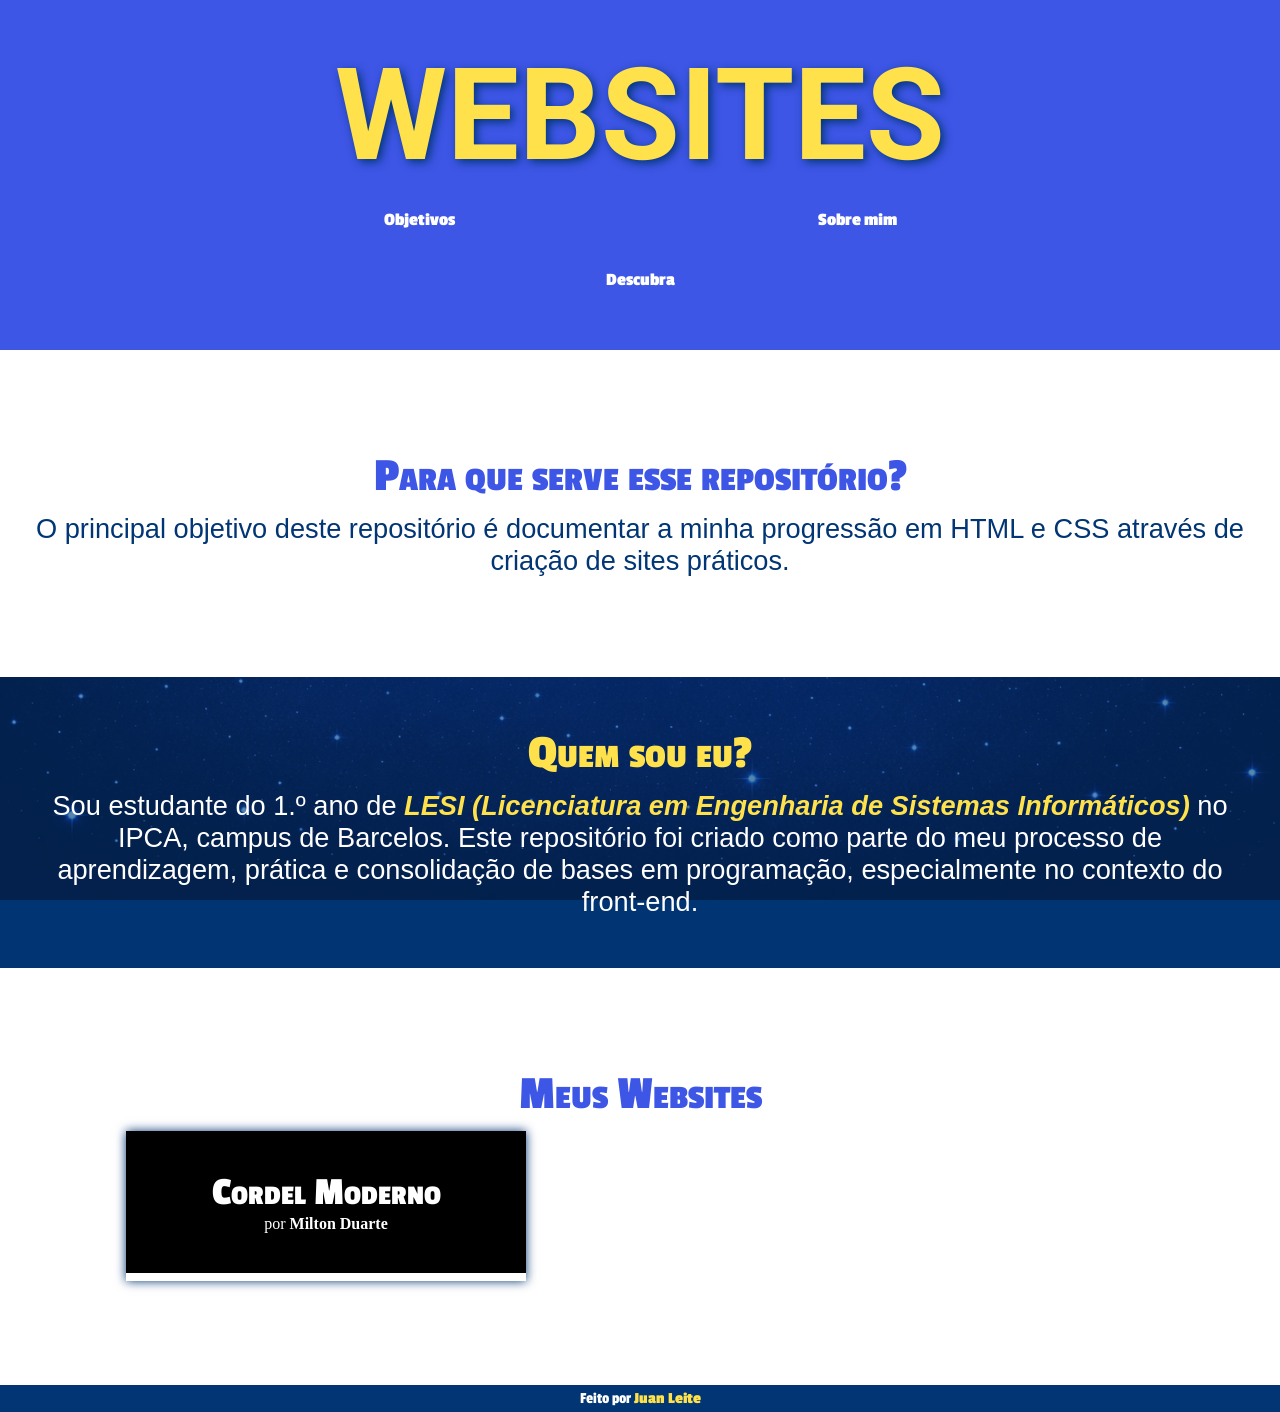
<file: index.html>
<!DOCTYPE html>
<html lang="en">
<head>
    <meta charset="UTF-8">
    <meta name="viewport" content="width=device-width, initial-scale=1.0">
    <title>Minha evolução - Juan Leite</title>
    <link rel="stylesheet" href="./src/assets/css/index.css">
</head>
<body>
    <header>
        <h1>Websites</h1>
        <nav>
            <ul class="menu" >
                <li><a href="#repositorio" class="menu-link">Objetivos</a></li>
                <li><a href="#eu" class="menu-link">Sobre mim</a></li>
                <li><a href="#websites" class="menu-link">Descubra</a></li>
            </ul>
        </nav>
    </header>
    <main>
        <section class="conteudo" id="repositorio">
            <h2 class="titulos-h2">Para que serve esse repositório?</h2>
            <p class="conteudo-paragrafo">O principal objetivo deste repositório é documentar a minha progressão em HTML e CSS através de criação de sites práticos.</p>
        </section>
        <section class="imagem" id="primeira">
            <div class="sombra">
                <section class="conteudo-imagem" id="eu">
                    <h2 class="titulos-h2">Quem sou eu?</h2>
                    <p class="conteudo-paragrafo">Sou estudante do 1.º ano de <em><a href="https://est.ipca.pt/curso/engenharia-de-sistemas-informaticos/">LESI (Licenciatura em Engenharia de Sistemas Informáticos)</a></em> no IPCA, campus de Barcelos. Este repositório foi criado como parte do meu processo de aprendizagem, prática e consolidação de bases em programação, especialmente no contexto do front-end.
                    </p>
                </section>
            </div>
        </section>
        <section class="conteudo" id="websites">
            <h2 class="titulos-h2">Meus Websites</h2>
            <ul class="websites">
                <iframe src="./src/site/project1.html" scrolling="no" frameborder="0"></iframe>
            </ul>
        </section>
    </main>
    <footer>
        <p>Feito por <a href="https://github.com/JuanLeiteDev" target="_blank">Juan Leite</a></p>
    </footer>
</body>
</html>
</file>
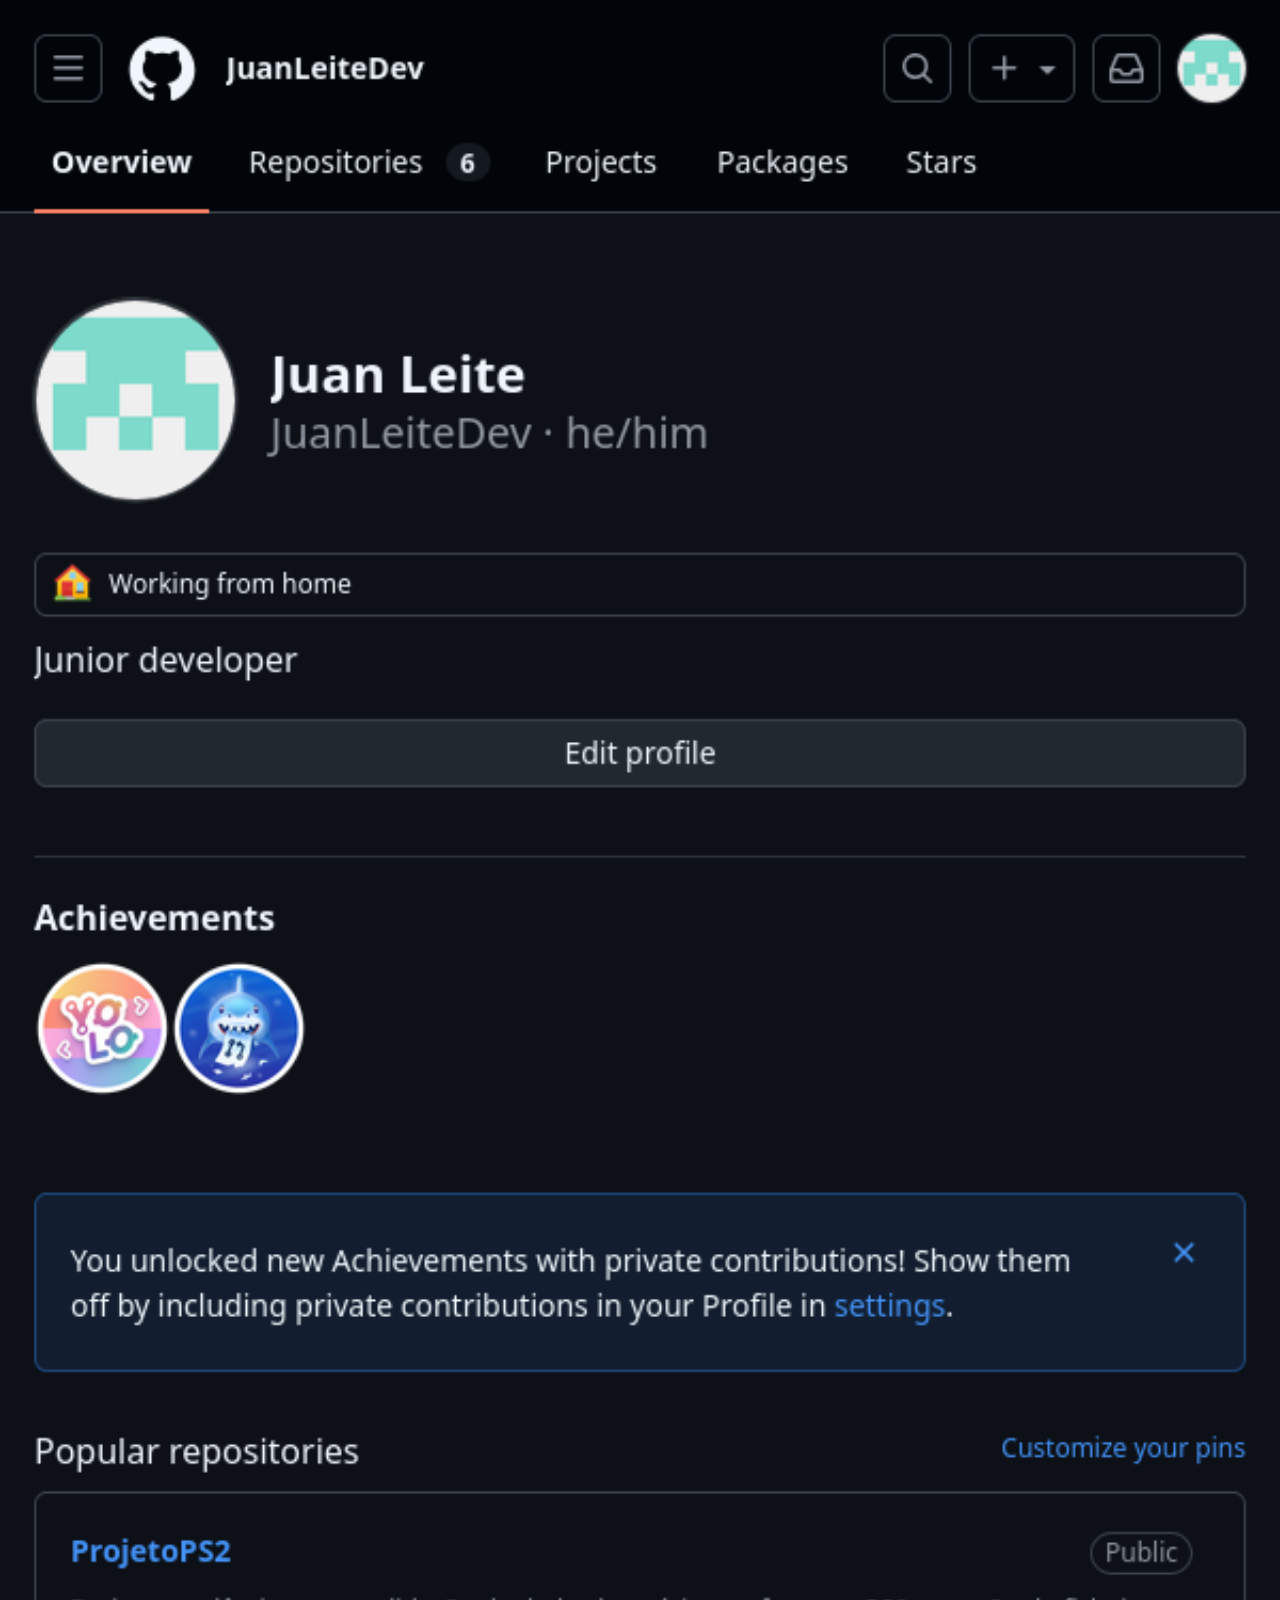
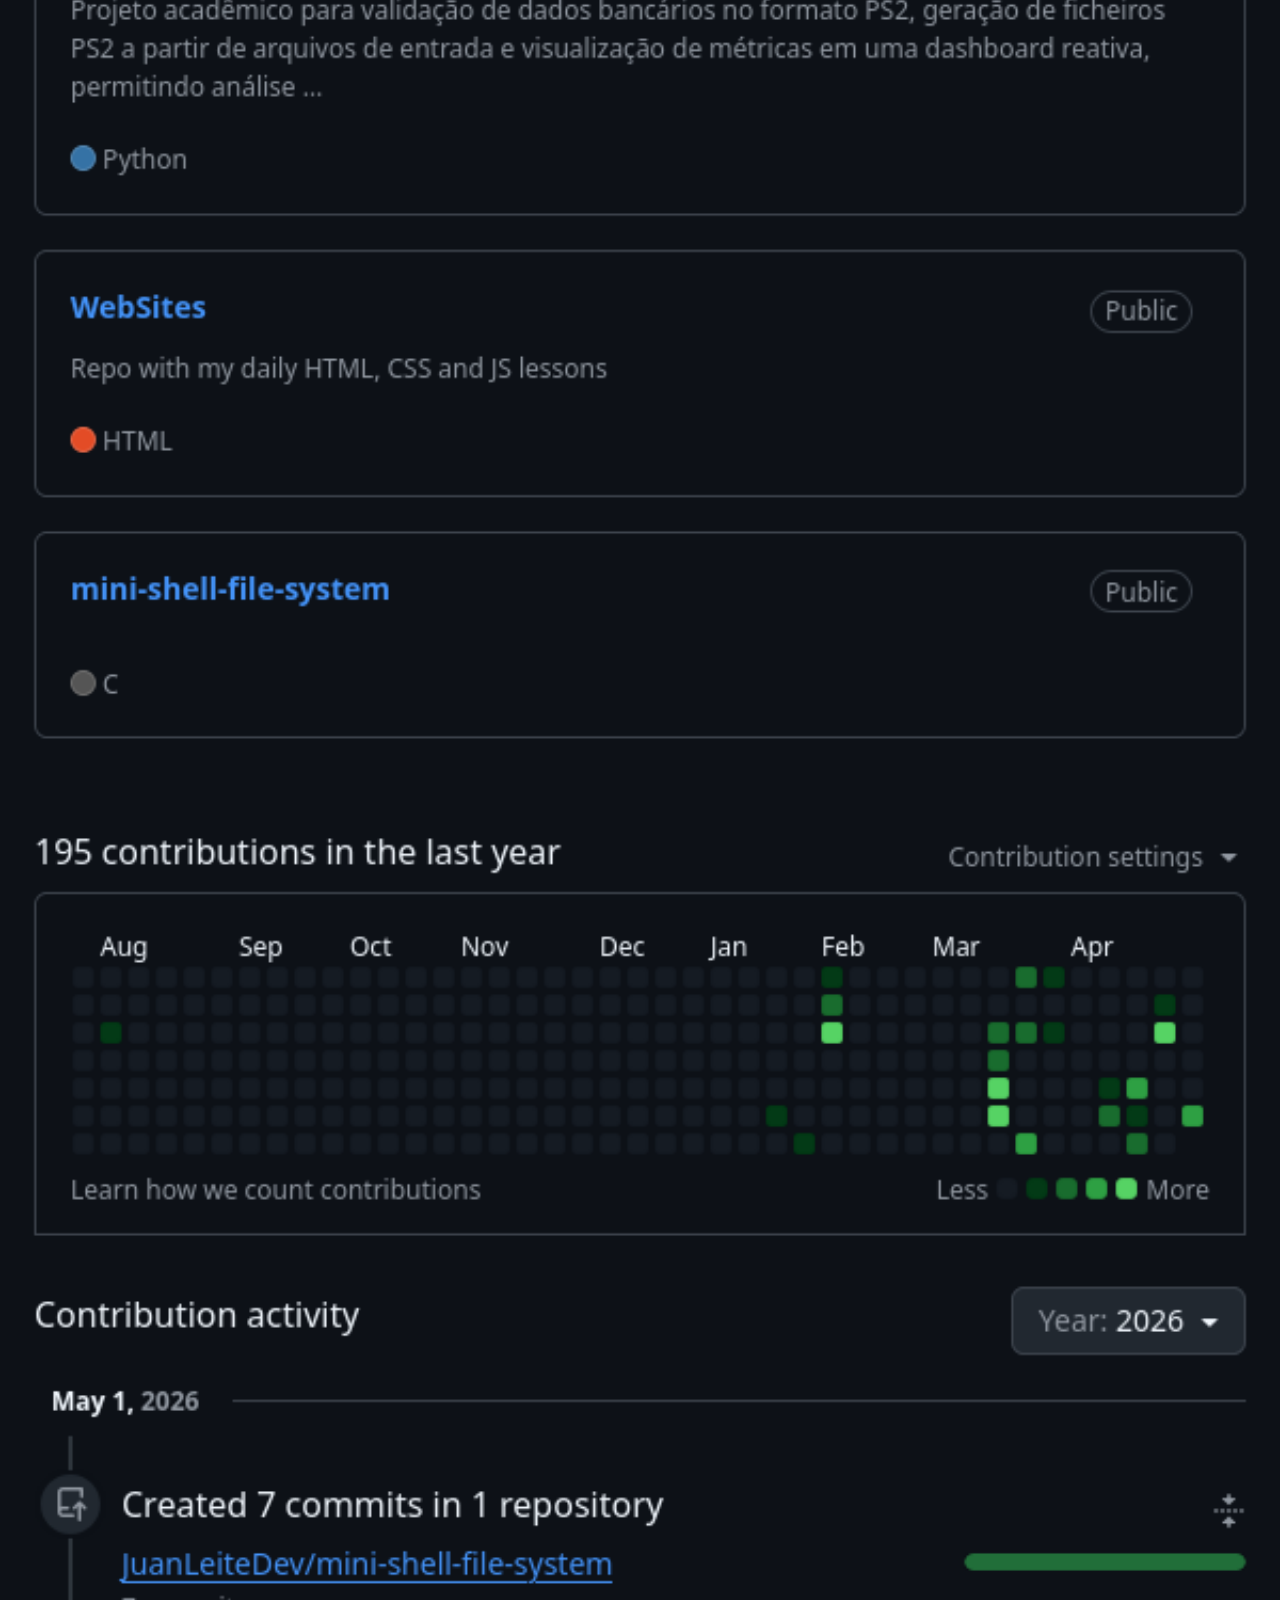
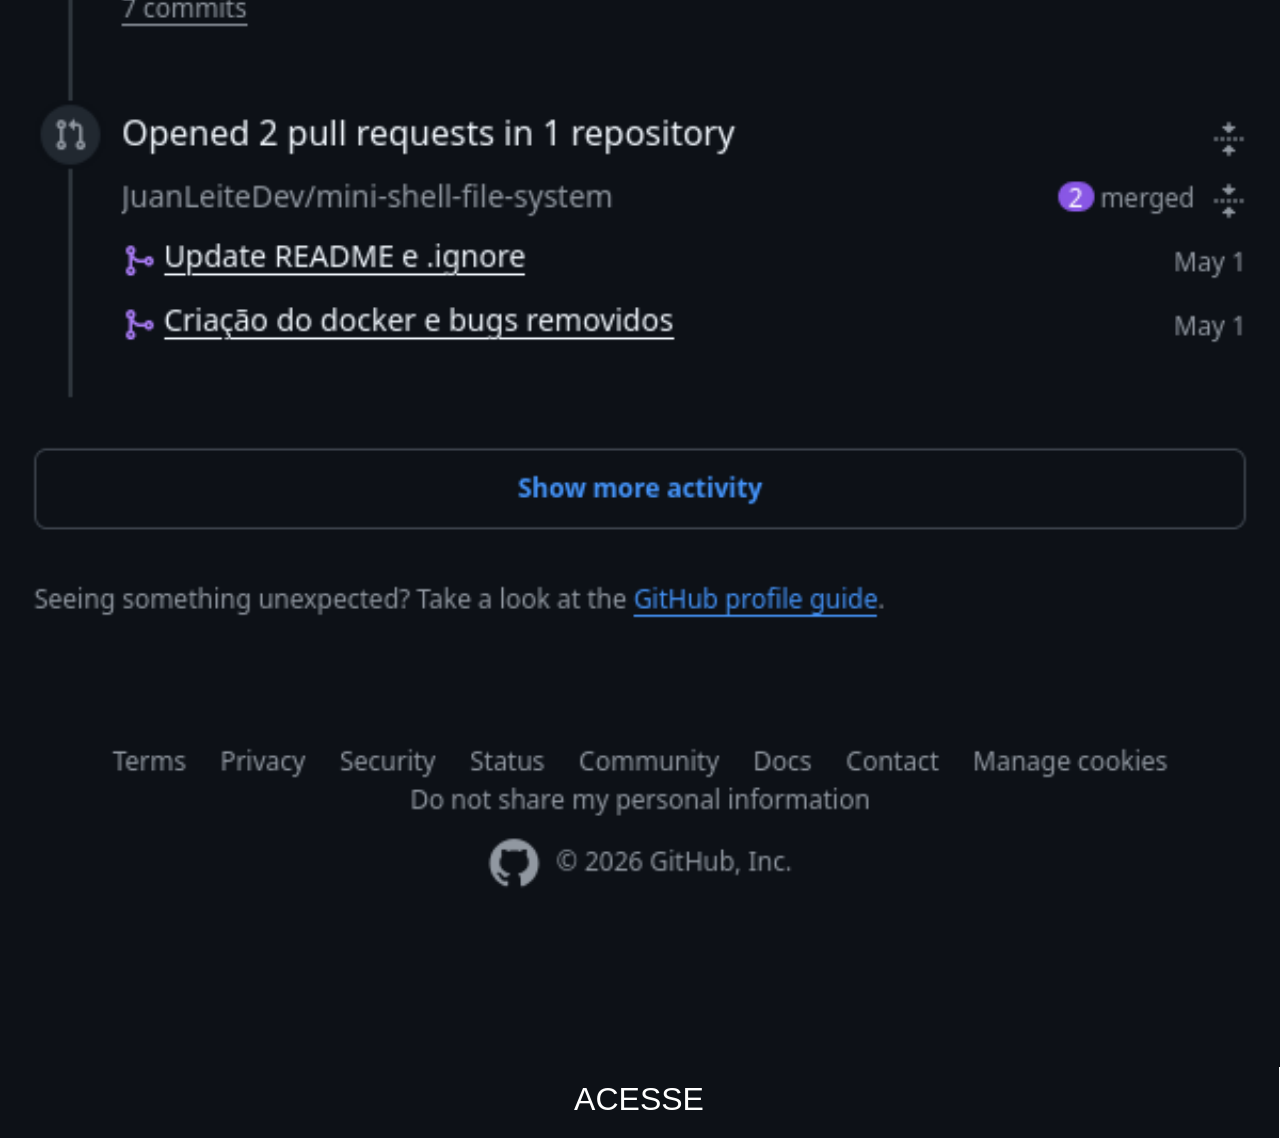
<file: src/site/github.html>
<!DOCTYPE html>
<html lang="en">
<head>
    <meta charset="UTF-8">
    <meta name="viewport" content="width=device-width, initial-scale=1.0">
    <title>Github HTML</title>
    <style>
        * {
            margin: 0;
            padding: 0;
            font-family: Arial, Helvetica, sans-serif;
        }

        body {
            text-align: center;
            height: 100vh;
            width: 100vw;
        }

        img {
            display: inline-block;
            width: 100vw;
            background-color: black;
            background-repeat: no-repeat;
            background-position: top center;
            background-size: cover;
        }

        div {
            transform: translate(-1px, -10px);
            width: 100vw;
            background-color: #0D1117;
            vertical-align: middle;
            padding: 20px 0;
        }

        a {
            color: white;
            text-decoration: none;
            text-transform: uppercase;
            font-size: 2rem;
        }
    </style>
</head>
<body>
    <img src="../assets/img/github.png" alt="">
    <div><a href="https://github.com/JuanLeiteDev" target="_blank">ACESSE</a></div>
</body>
</html>
</file>
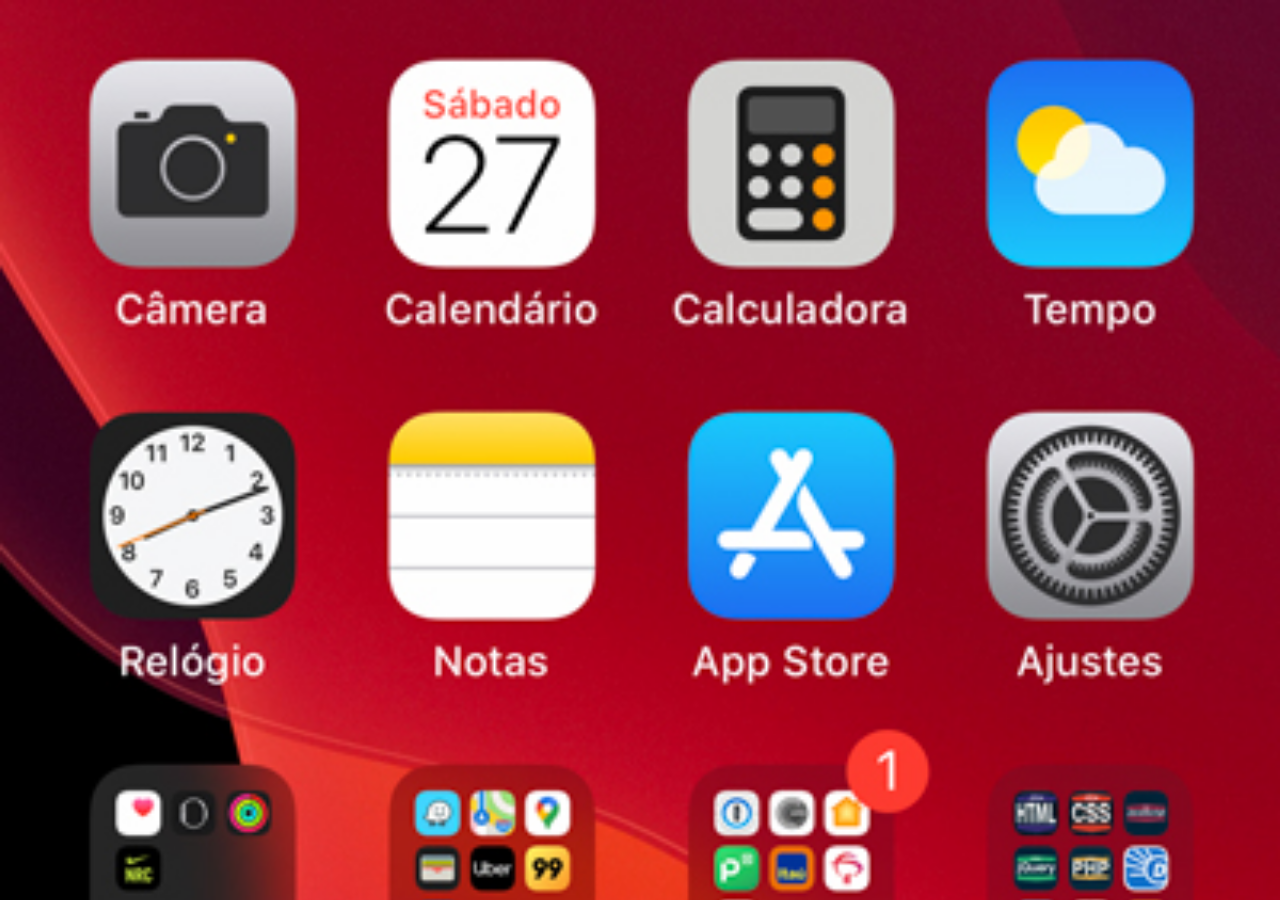
<file: src/site/home.html>
<!DOCTYPE html>
<html lang="en">
<head>
    <meta charset="UTF-8">
    <meta name="viewport" content="width=device-width, initial-scale=1.0">
    <title>Iframe tela</title>
    <style>
        * {
            margin: 0;
            padding: 0;
            font-family: Arial, Helvetica, sans-serif;
        }

        body {
            height: 100vh;
            width: 100vw;
            background-color: black;
            background-image: url("../assets/img/tela-home.jpg");
            background-position: top center;
            background-repeat: no-repeat;
            background-attachment: scroll;
            background-size: cover;
        }
    </style>
</head>
<body>

</body>
</html>
</file>
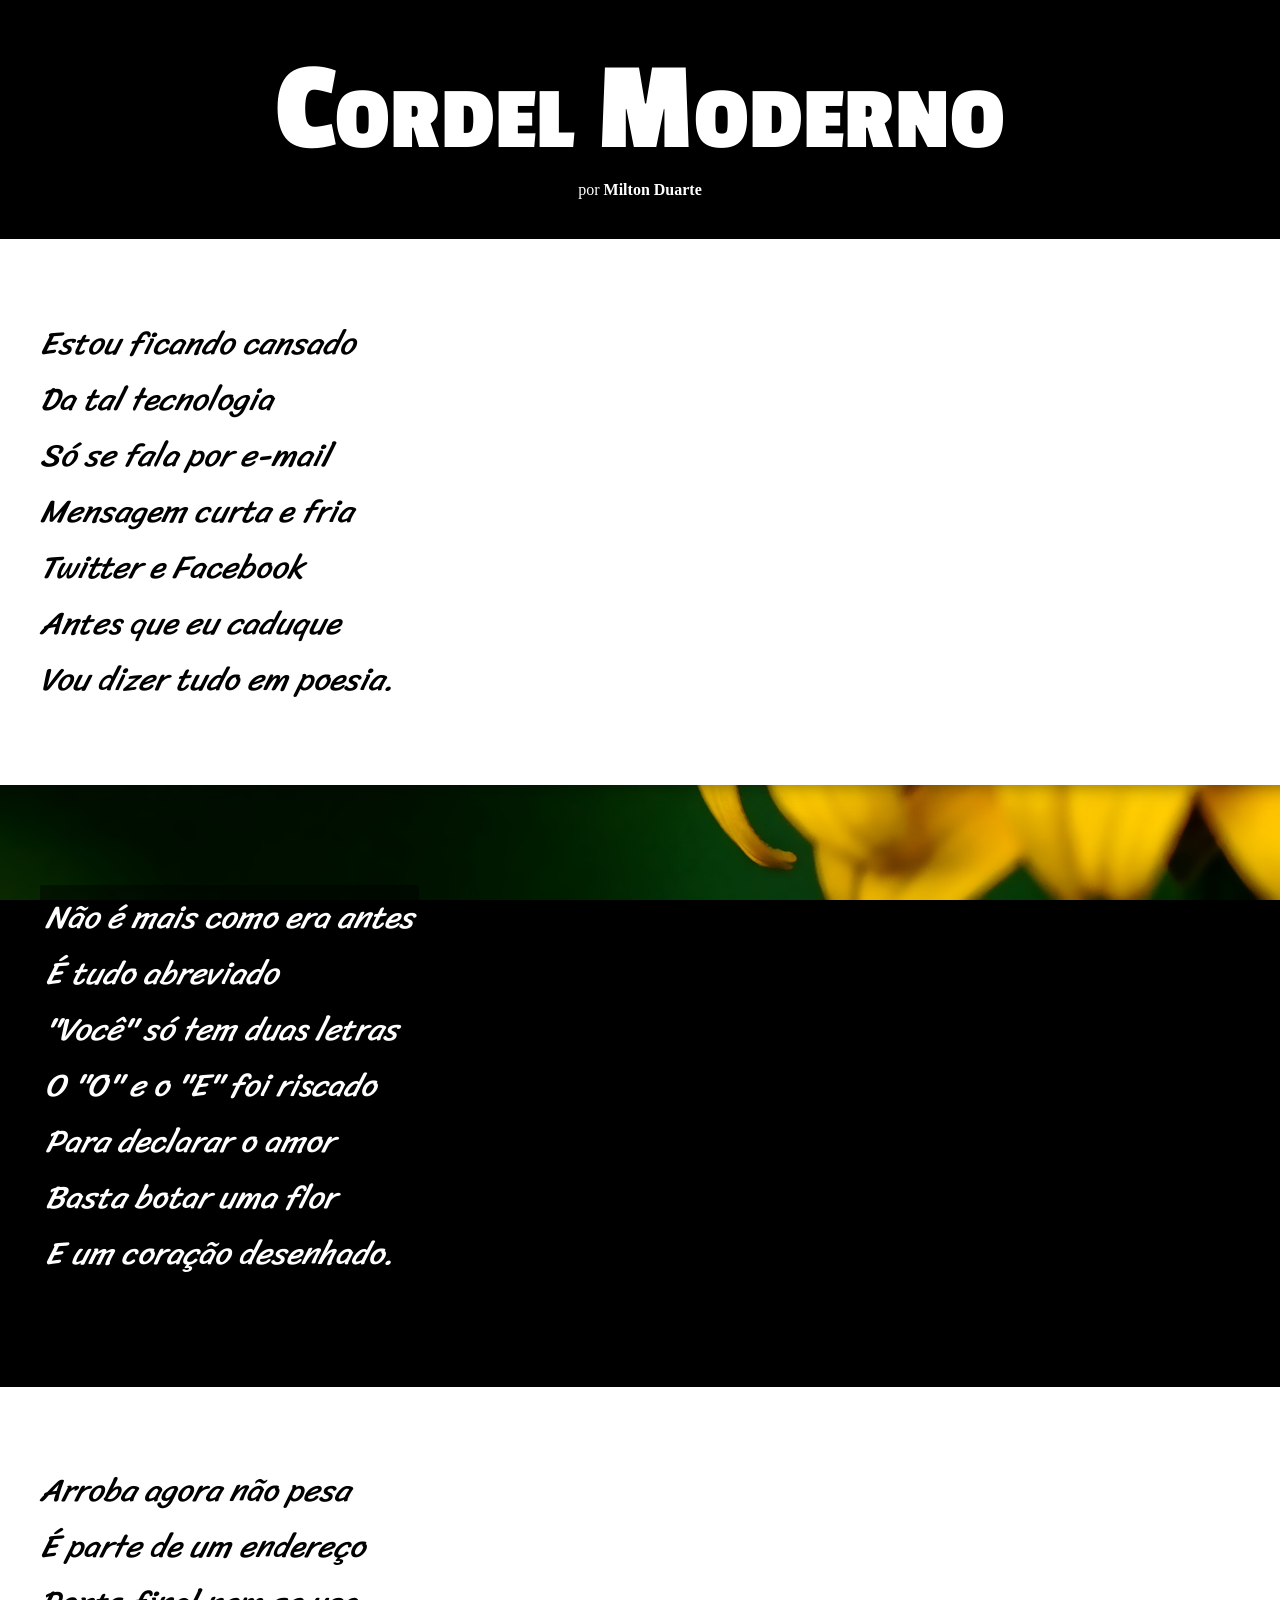
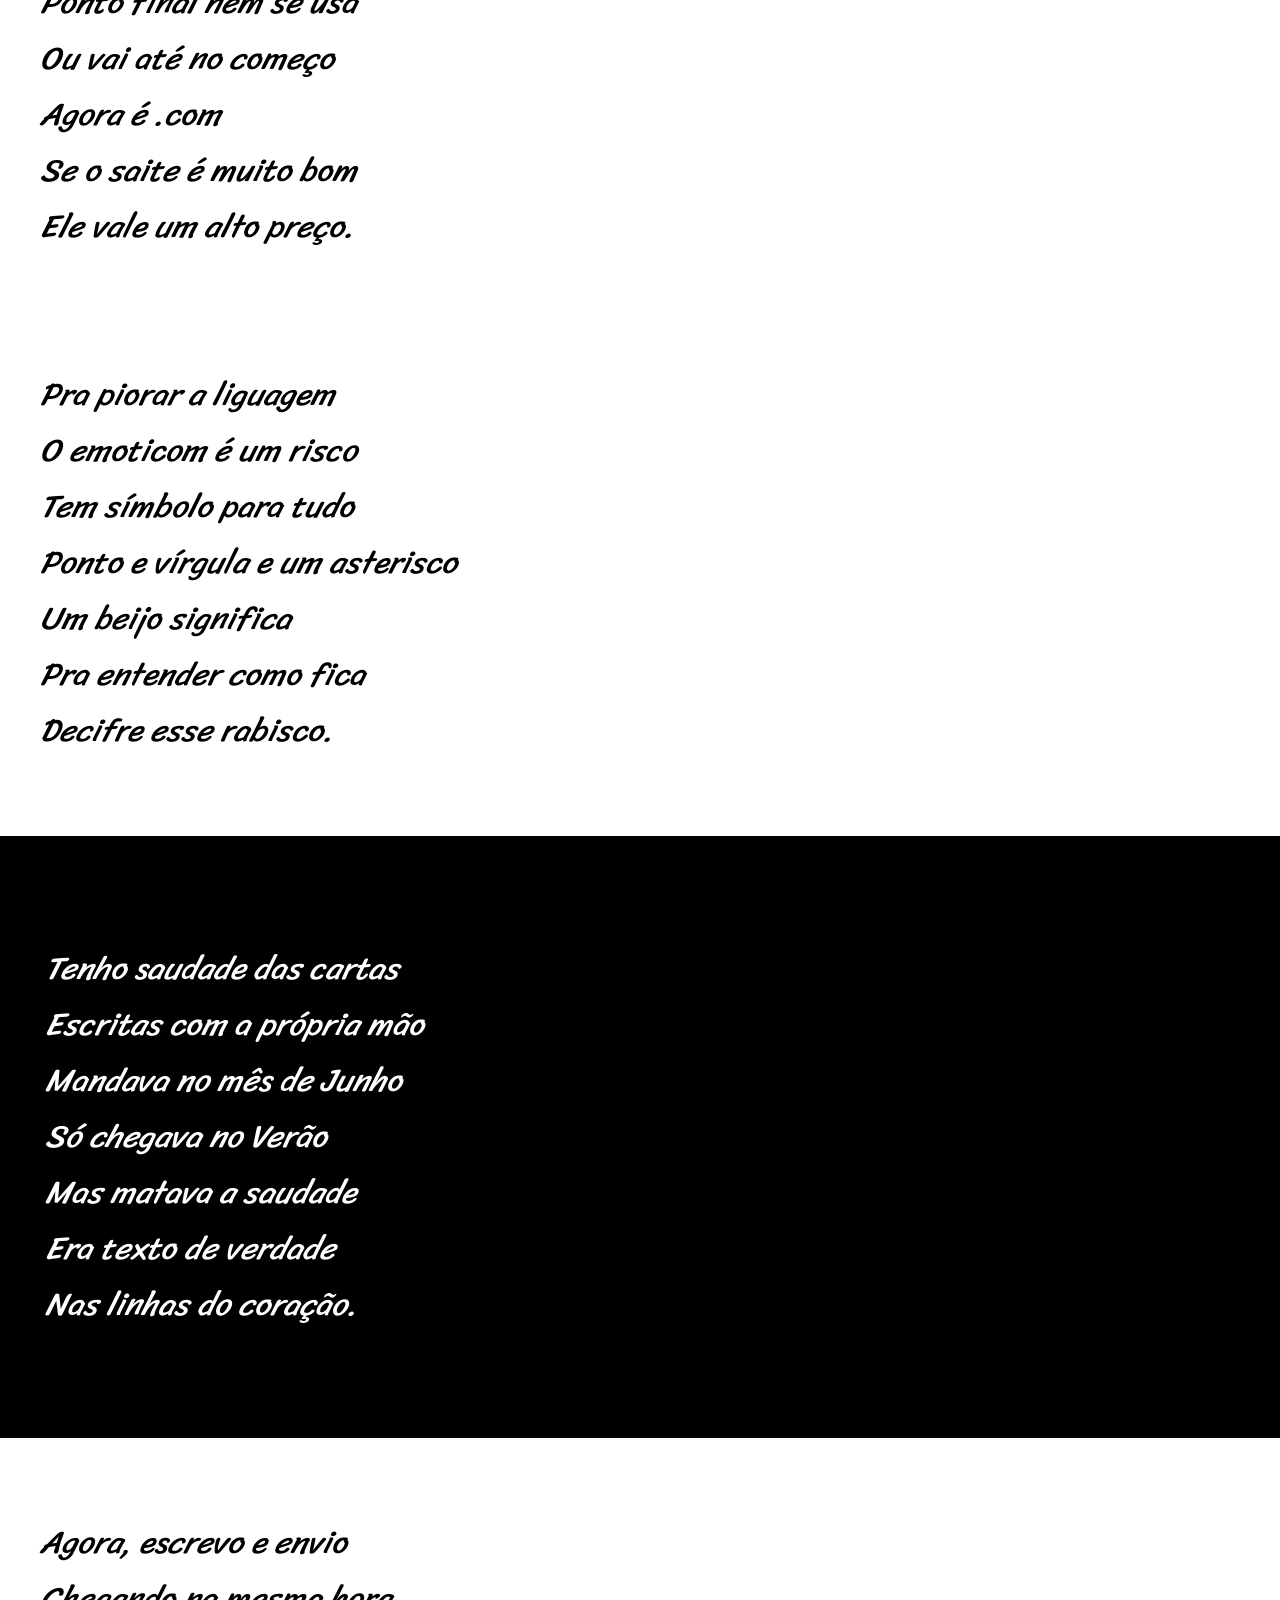
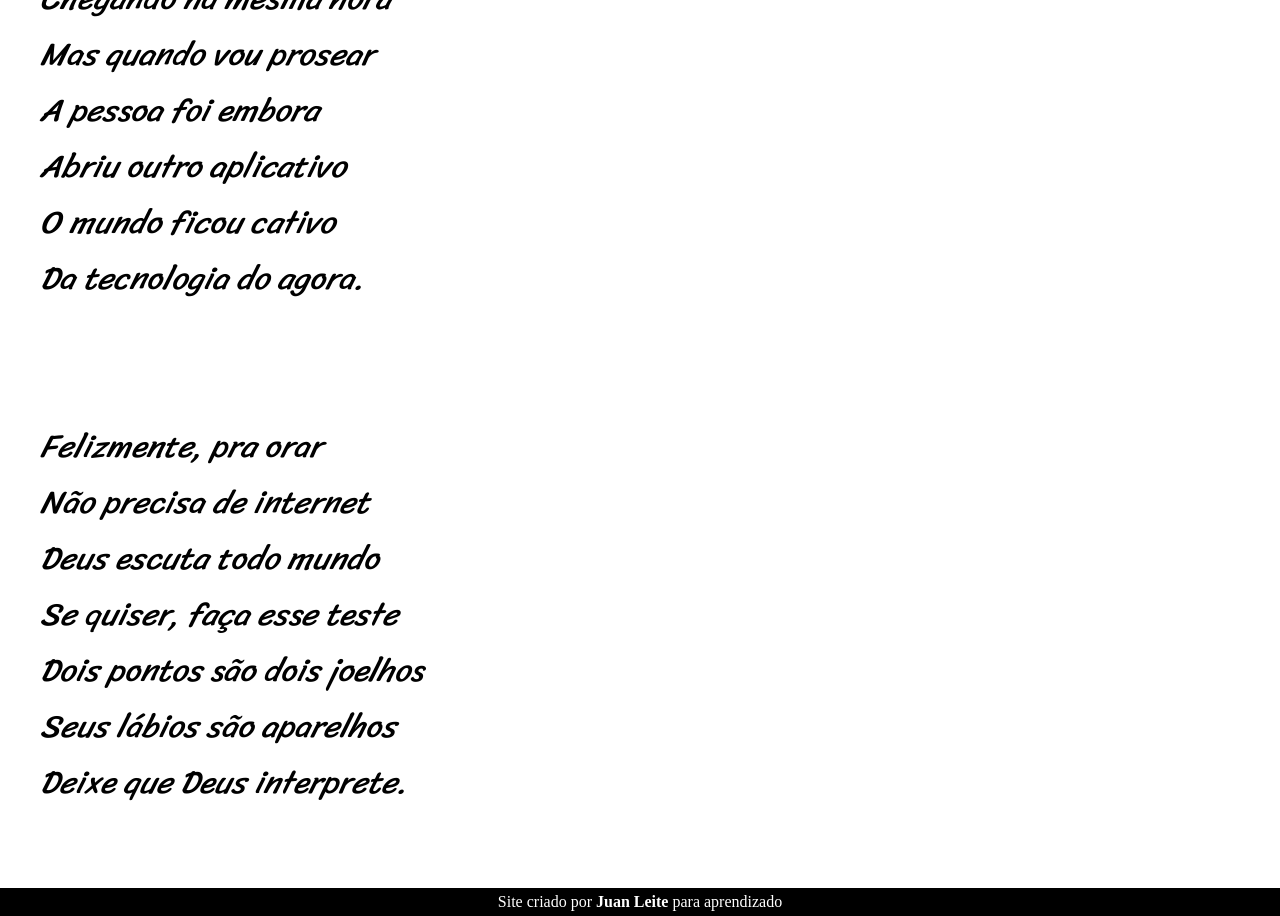
<file: src/site/project1.html>
<!DOCTYPE html>
<html lang="en">
<head>
    <meta charset="UTF-8">
    <meta name="viewport" content="width=device-width, initial-scale=1.0">
    <title>Cordel Moderno</title>
    <link rel="stylesheet" href="../assets/css/proj1.css">
</head>
<body>
    <header>
        <h1>Cordel Moderno</h1>
        <p>por <a href="https://www.recantodasletras.com.br/poesias/3186743" target="_blank">Milton Duarte</a></p>
    </header>
    <main>
        <section>
            <p id="conteudo">
                <i>
                    Estou ficando cansado<br>
                    Da tal tecnologia<br>
                    Só se fala por e-mail<br>
                    Mensagem curta e fria<br>
                    Twitter e Facebook<br>
                    Antes que eu caduque<br>
                    Vou dizer tudo em poesia.<br>
                </i>
            </p>
        </section>
        <section class="imagem" id="imagem1">
            <div>
                <p id="conteudo">
                    <i>
                        Não é mais como era antes<br>
                        É tudo abreviado<br>
                        "Você" só tem duas letras<br>
                        O "O" e o "E" foi riscado<br>
                        Para declarar o amor<br>
                        Basta botar uma flor<br>
                        E um coração desenhado.
                    </i>
                </p>
            </div>
        </section>
        <section>
            <p id="conteudo">
                <i>
                    Arroba agora não pesa<br>
                    É parte de um endereço<br>
                    Ponto final nem se usa<br>
                    Ou vai até no começo<br>
                    Agora é .com<br>
                    Se o saite é muito bom<br>
                    Ele vale um alto preço.<br>
                    <br><br>
                    Pra piorar a liguagem<br>
                    O emoticom é um risco<br>
                    Tem símbolo para tudo<br>
                    Ponto e vírgula e um asterisco<br>
                    Um beijo significa<br>
                    Pra entender como fica<br>
                    Decifre esse rabisco.
                </i>
            </p>
        </section>
        <section class="imagem" id="imagem2">
            <div>
                <p id="conteudo">
                    <i>
                        Tenho saudade das cartas<br>
                        Escritas com a própria mão<br>
                        Mandava no mês de Junho<br>
                        Só chegava no Verão<br>
                        Mas matava a saudade<br>
                        Era texto de verdade<br>
                        Nas linhas do coração.
                    </i>
                </p>
            </div>
        </section>
        <section>
            <p id="conteudo">
                <i>
                    Agora, escrevo e envio<br>
                    Chegando na mesma hora<br>
                    Mas quando vou prosear<br>
                    A pessoa foi embora<br>
                    Abriu outro aplicativo<br>
                    O mundo ficou cativo<br>
                    Da tecnologia do agora.<br>
                    <br><br>
                    Felizmente, pra orar<br>
                    Não precisa de internet<br>
                    Deus escuta todo mundo<br>
                    Se quiser, faça esse teste<br>
                    Dois pontos são dois joelhos<br>
                    Seus lábios são aparelhos<br>
                    Deixe que Deus interprete.
                </i>
            </p>
        </section>
    </main>
    <footer>
        <p>Site criado por <a href="https://github.com/JuanLeiteDev" target="_blank">Juan Leite</a> para aprendizado</p>
    </footer>
</body>
</html>
</file>
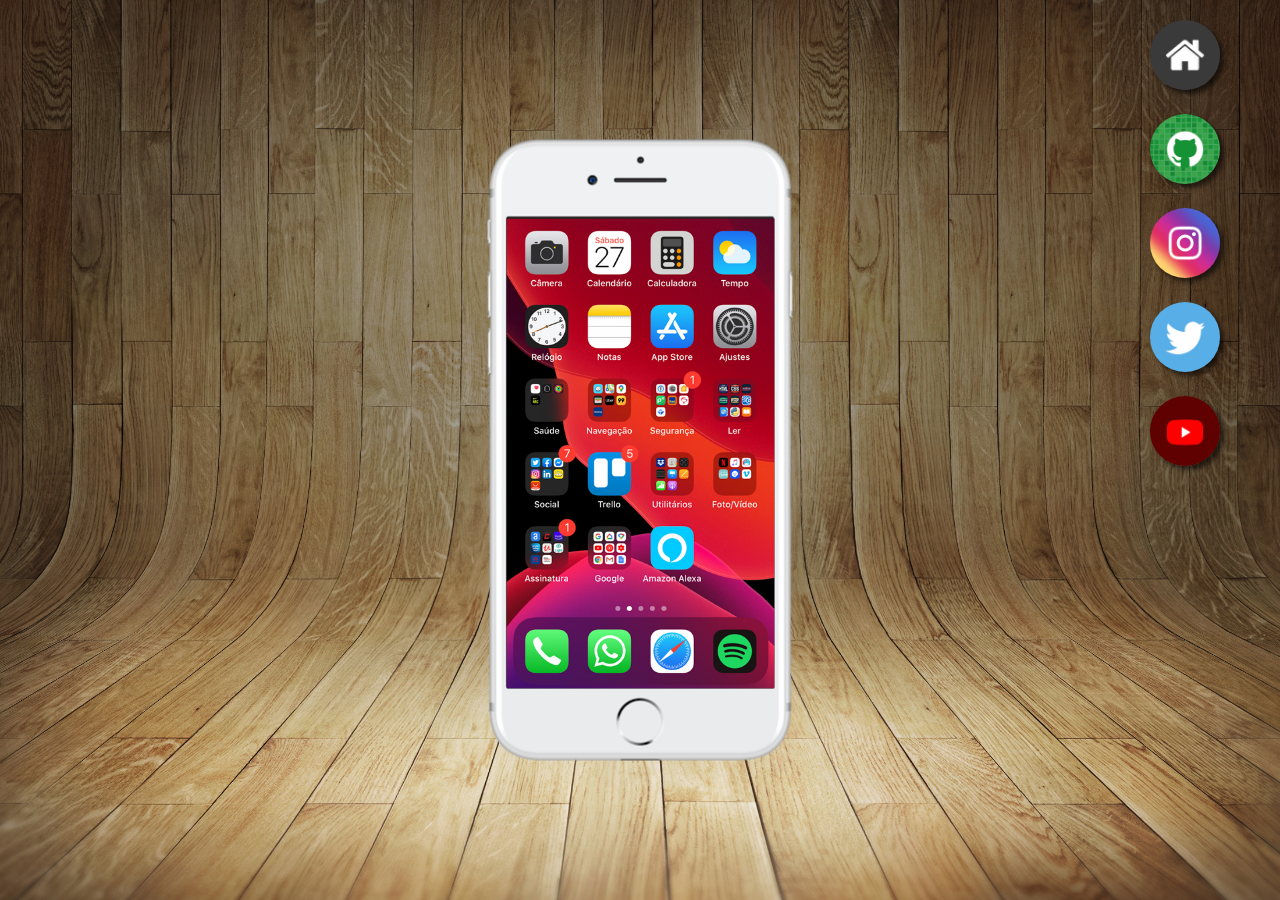
<file: src/site/project2.html>
<!DOCTYPE html>
<html lang="en">
<head>
    <meta charset="UTF-8">
    <meta name="viewport" content="width=device-width, initial-scale=1.0">
    <title>My Phone</title>
    <link rel="shortcut icon" href="../assets/img/favicon1.ico" type="image/x-icon">
    <link rel="stylesheet" href="../assets/css/project2.css">
</head>
<body>
    <main>
        <section id="telefone">
            <iframe src="home.html" frameborder="0" name="tela" id="tela">
                Seu dispositivo não é compatível com isso.
            </iframe>
        </section>
        <section id="redes-sociais">
            <a href="home.html" target="tela"><img src="../assets/img/logo-home.jpg" alt="Home"></a><br>
            <a href="github.html" target="tela"><img src="../assets/img/logo-github.jpg" alt="GitHub"></a><br>
            <a href="insta.html" target="tela"><img src="../assets/img/logo-instagram.jpg" alt="Instagram"></a><br>
            <a href="#" target="tela"><img src="../assets/img/logo-twitter.jpg" alt="Twitter"></a><br>
            <a href="#" target="tela"><img src="../assets/img/logo-youtube.jpg" alt="Youtube"></a><br>
        </section>
    </main>
</body>
</html>
</file>
<file: src/assets/css/index.css>
@charset "UTF-8";

@import url('https://fonts.googleapis.com/css2?family=Passion+One:wght@400;700;900');
@import url('https://fonts.googleapis.com/css2?family=Roboto:ital,wght@0,100..900;1,100..900&family=Sriracha&display=swap');

:root {
    --fonte-destaque: 'Roboto', Arial;
    --fonte-padrao: 'Passion One', Arial, Helvetica, sans-serif;

    --cor1: rgb(1, 53, 116);
    --cor2: rgb(61, 86, 230);
    --cor3: rgb(91, 250, 253);
    --cor4: rgb(255, 225, 75);
}

body, html {
    font-family: var(--fonte-padrao);
}

body {
    min-height: 100vh;
}

* {
    margin: 0;
    padding: 0;
    text-indent: 0;
}

header {
    text-align: center;
    padding: 40px 0;
    background-color: var(--cor2);
}

header > h1 {
    font-weight: bold;
    color: var(--cor4);
    text-transform: uppercase;
    letter-spacing: -10%;
    text-shadow: 3px 3px 10px var(--cor1);
    font-family: var(--fonte-destaque);
    font-size: 10vw;
}

header > h1+p {
    color: white;
    font-family: var(--fonte-padrao);
    padding-bottom: 20px;
}

ul.menu {
    list-style-type: none;
    text-align: center;
}

.menu-link {
    font-size: 1.1rem;
    border-radius: 30px;
    padding: 20px 80px;
    text-decoration: none;
    color: white;
}

li {
    display: inline-block;
    padding: 20px 100px;
}

.menu-link:hover {
    text-decoration: none;
    transition-duration: 300ms;
    color: var(--cor1);
    background-color: var(--cor4);
}

div.separador {
    background-color: var(--cor2);
    height: 40px;
    margin: -40px -20px;
}

main {
    padding: 0 20px;
    text-align: center;
}

section.conteudo {
    margin: 100px 0px;
    text-align: center;
    color: var(--cor2);
}

h2.titulos-h2 {
    margin: 10px;
    font-variant: small-caps;
    font-size: 3rem;
    text-align: center;
}

p.conteudo-paragrafo {
    color: var(--cor1);
    margin: 10px;
    text-align: center;
    font-family: Arial, Helvetica, sans-serif;
    font-size: 1.7rem;
    font-weight: normal;
    line-height: 2rem;
}

section.imagem {
    background-position: center center;
    background-size: cover;
    background-repeat: no-repeat;
    margin: 0px -20px;
    background-color: var(--cor1);
    background-attachment: fixed;
}

section#primeira {
    background-image: url('../img/header.png');
}

div.sombra {
    text-align: center;
    height: 100%;
    width: 100%;
    background-color: rgba(1, 53, 116, 0.6);
}

section.conteudo-imagem {
    padding: 40px;
}

section.conteudo-imagem h2 {
    color: var(--cor4);
    
}

section.conteudo-imagem p {
    color: white;
    text-align: center;
    margin: 10px;
}

a {
    color: var(--cor4);
    text-decoration: none;
    font-weight: bold;
}

a:hover {
    text-decoration: underline;
    color: var(--cor3);
}

.websites {
    list-style-type: none;
    columns: 2;
}

iframe {
    width: 400px;
    height: 150px;
    box-shadow: 0px 0px 10px var(--cor1);
}

footer {
    text-align: center;
    padding: 5px;
    color: white;
    background-color: var(--cor1);
}
</file>
<file: src/assets/css/proj1.css>
@charset "UTF-8";

@import url('https://fonts.googleapis.com/css2?family=Passion+One:wght@400;700;900&display=swap');
@import url('https://fonts.googleapis.com/css2?family=Sriracha&display=swap');

:root {
    --fonte-conteudo: 'Sriracha', Arial;
    --fonte-titulo: 'Passion One', Arial;
}

* {
    margin: 0;
    padding: 0;
}

html, body {
    min-height: 100vh;
}

a {
    color: white;
    text-decoration: none;
    font-weight: bold;
}

a:hover {
    text-decoration: underline;
}

header {
    background-color: black;
    text-align: center;
}

header > h1 {
    font-family: var(--fonte-titulo);
    color: white;
    padding: 40px 0 0 0;
    font-size: 10vw;
    font-variant: small-caps;
}

header h1+p {
    color: white;
    font-weight: normal;
    padding-bottom: 40px;
}

main {
    font-family: var(--fonte-conteudo);
    text-align: left;
}

section {
    padding: 6vw 40px;
}

main p#conteudo {
    line-height: 3.5rem;
    color: black;
    font-size: 2rem;    
    font-weight: 500;
}

section.imagem {
    box-shadow: inset 0px 0px 20px rgba(0, 0, 0, 0.5);
    background-color: black;
    margin: 0 -40px;
    background-size: cover;
    background-position: right center;
    background-repeat: no-repeat;
    padding: 100px 40px;
    background-attachment: fixed;
}

section#imagem1 {
    background-image: url("../img/background001.jpg");
}

section > div {
    display: inline-block;
    padding: 5px;
    margin: 0px 40px;
    text-align: left;
    background-color: rgba(0, 0, 0, 0.45);
}

section > div > p#conteudo {
    text-shadow: 1px 1px 0px black;
    color: white;
}

section#imagem2 {
    background-image: url("../img/background002.jpg");
}

footer {
    padding: 5px;
    background-color: black;
    text-align: center;
}

footer > p {
    color: white;
}
</file>
<file: src/assets/css/project2.css>
@charset "UTF-8";

* {
    margin: 0;
    padding: 0;
    font-family: Arial, Helvetica, sans-serif;
}

body {
    width: 100vw;
    height: 100vh;
    background-image: url("../img/fundo-madeira.jpg");
    background-color: black;
    background-repeat: no-repeat;
    background-attachment: fixed;
    background-size: cover;
    background-position: center center;
}

main {
    position: relative;
    height: 100vh;
    
}

main > section#telefone {
    top: 50%;
    left: 50%;
    transform: translate(-50%, -50%);
    position: absolute;
    height: 627px;
    width: 311px;
    background-image: url("../img/frame-iphone.png");
    background-position: center center;
    background-repeat: no-repeat;
    background-size: contain;
    background-attachment: fixed;
}

iframe {
    left: 7%;
    top: 13%;
    width: 268px;
    height: 470px;
    position: absolute;
}

section#redes-sociais {
    text-align: right;
}

section#redes-sociais img {
    width: 70px;
    border-radius: 50%;
    margin: 20px 60px 0 0;
    box-shadow: 4px 4px 5px rgba(0, 0, 0, 0.6);
    transition: transform 200ms, border 100ms;
    box-sizing: border-box;
}

section#redes-sociais img:hover {
    transition: transform 400ms, border 100ms;
    transform: translate(-5px, -5px);
    box-shadow: 9px 9px 10px rgba(0, 0, 0, 0.5);
    border: 2px solid rgb(255, 255, 255);
}
</file>
